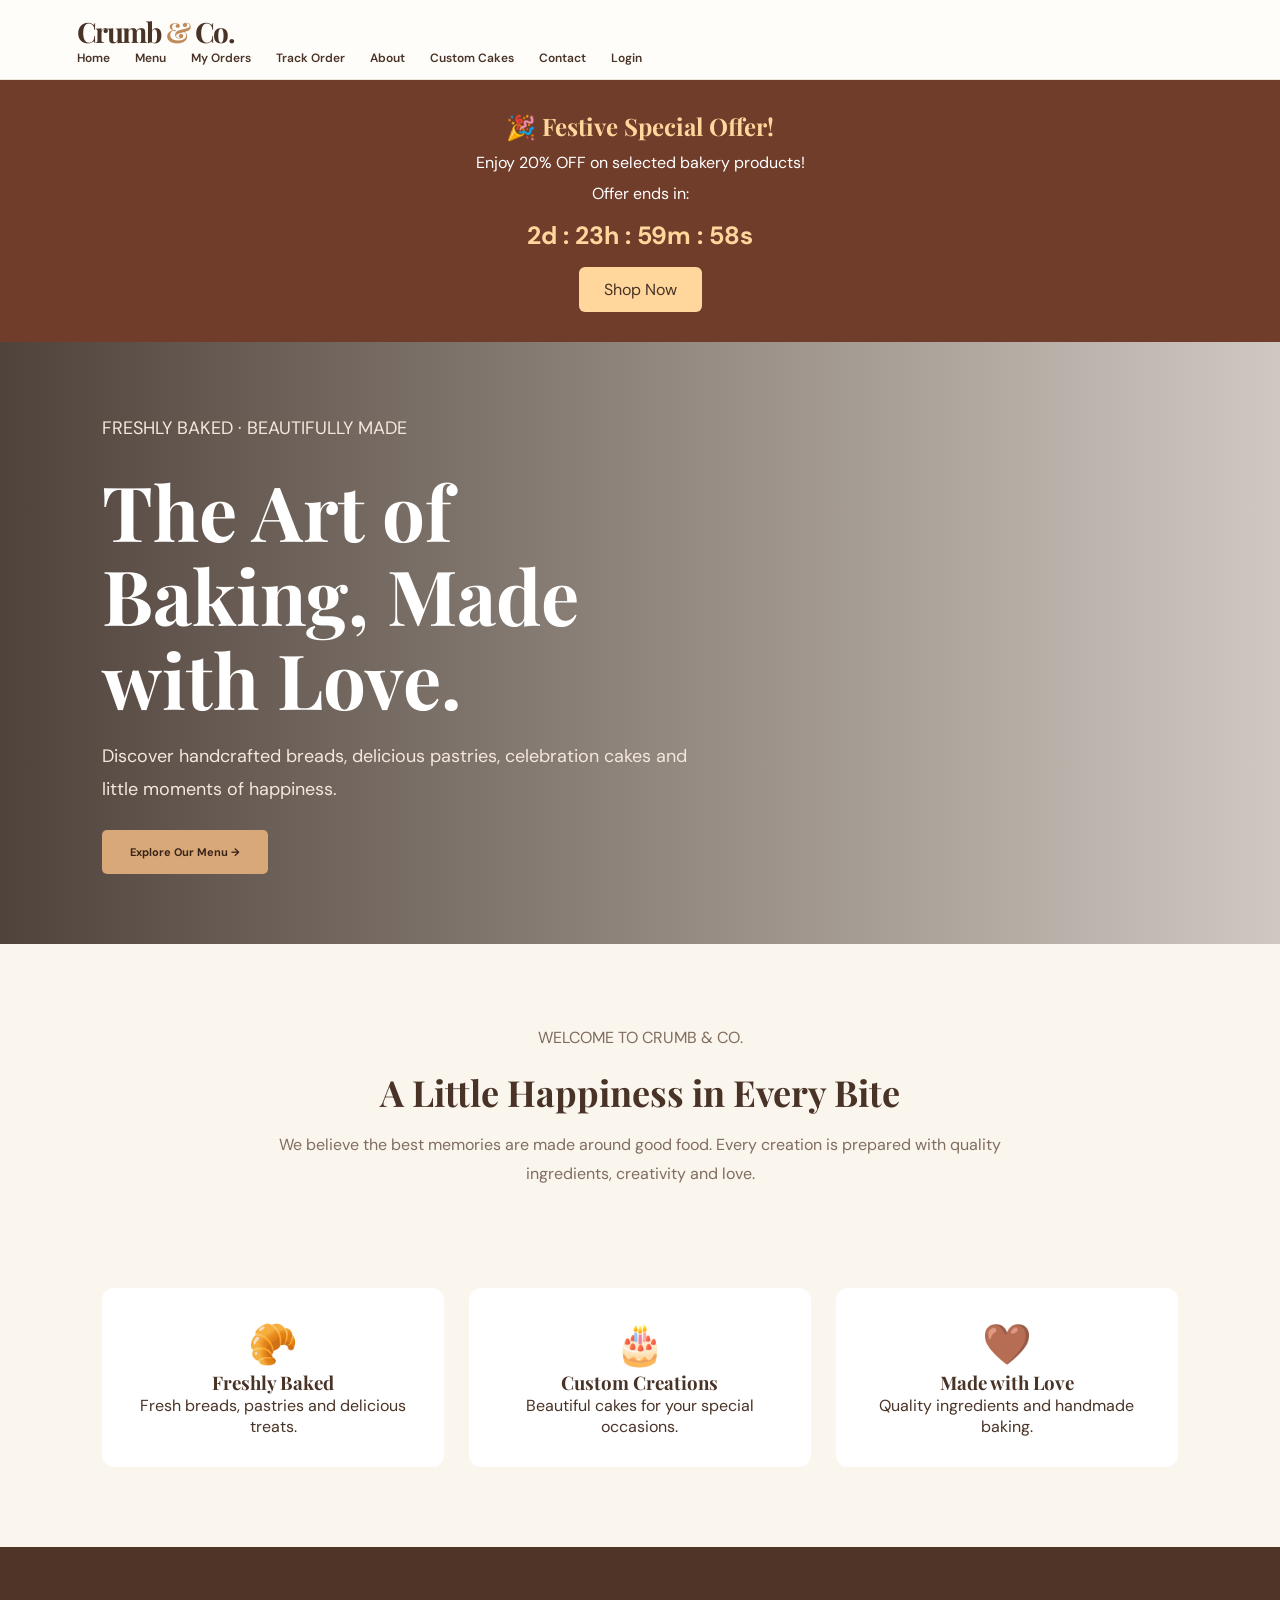
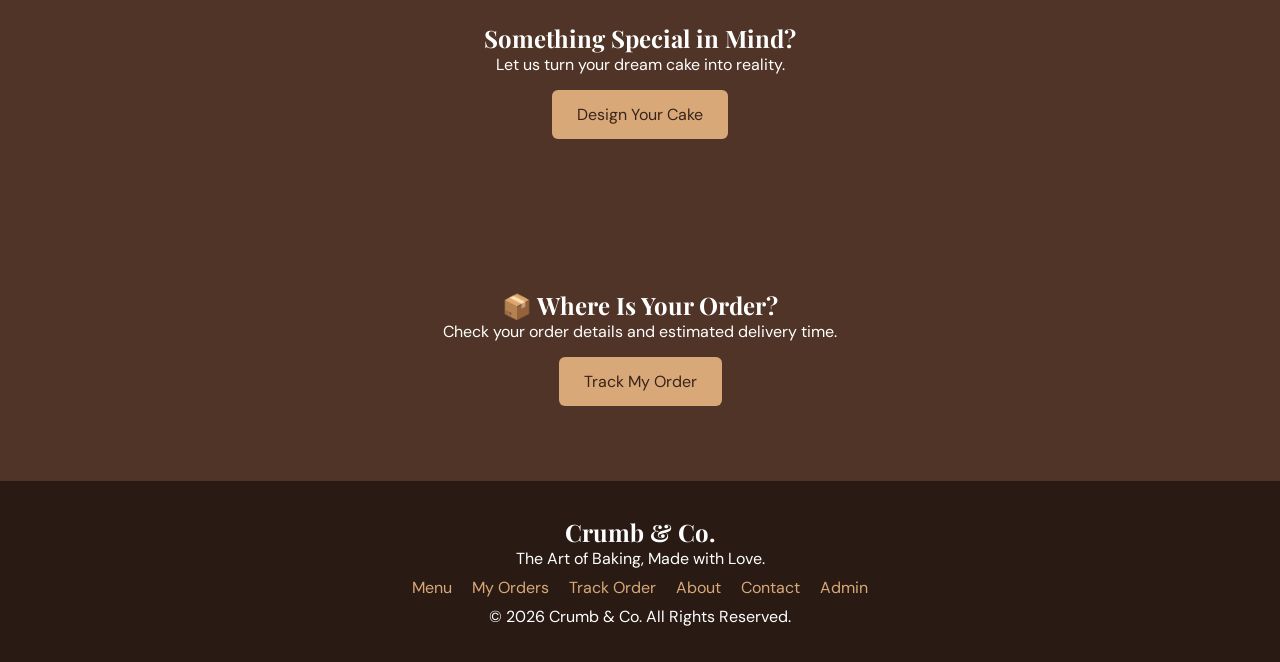
<file: index.html>
<!DOCTYPE html>
<html lang="en">
<head>
<meta charset="UTF-8">
<meta name="viewport" content="width=device-width, initial-scale=1.0">
<title>Crumb & Co. | The Art of Baking</title>
<link rel="stylesheet" href="css/style.css">

<style>
body{background:#faf5ed;color:#493326}
.hero{min-height:550px;display:flex;align-items:center;padding:70px 8%;background:linear-gradient(90deg,#25160ecc,#25160e33),url("https://images.unsplash.com/photo-1509440159596-0249088772ff?w=1800") center/cover;color:white}
.hero-content{max-width:620px}
.hero h1{font-size:clamp(42px,6vw,76px);color:white;line-height:1.1;margin:20px 0}
.hero p{font-size:18px;line-height:1.8;margin-bottom:25px;color:#f4e8dc}
.btn{display:inline-block;background:#d9a878;color:#382419;padding:15px 28px;border-radius:5px;text-decoration:none;font-weight:bold}
.offer{background:#713d2b;color:white;text-align:center;padding:30px 15px}
.offer h2{color:#ffd69c}
.offer p{margin:10px}
#countdown{font-size:25px;color:#ffd69c;font-weight:bold;margin:15px}
.offer a{display:inline-block;background:#ffd69c;color:#493326;padding:12px 25px;text-decoration:none;border-radius:6px}
.welcome{text-align:center;padding:80px 20px;max-width:850px;margin:auto}
.welcome h2{font-size:36px;margin:15px}
.welcome p{line-height:1.8;color:#806d60}
.features{display:grid;grid-template-columns:repeat(3,1fr);gap:25px;padding:20px 8% 80px}
.feature-card{background:white;padding:30px;text-align:center;border-radius:12px}
.feature-card .icon{font-size:40px}
.highlight,.tracking{text-align:center;padding:75px 20px;background:#503427;color:white}
.highlight h2,.tracking h2{color:white}
.highlight a,.tracking a{display:inline-block;background:#d9a878;color:#382419;padding:14px 25px;text-decoration:none;border-radius:6px;margin-top:15px}
.home-footer{background:#291b14;color:white;text-align:center;padding:35px}
.home-footer a{color:#d9a878;margin:8px;text-decoration:none;display:inline-block}
@media(max-width:750px){.features{grid-template-columns:1fr}}
</style>
</head>

<body>

<header class="header">
<div class="container">
<a href="index.html" class="logo">Crumb <span>&</span> Co.</a>
<nav>
<a href="index.html">Home</a>
<a href="menu.html">Menu</a>
<a href="my-orders.html">My Orders</a>
<a href="delivery.html">Track Order</a>
<a href="about.html">About</a>
<a href="custom-order.html">Custom Cakes</a>
<a href="contact.html">Contact</a>
<a href="login.html">Login</a>
</nav>
</div>
</header>

<!-- FESTIVE OFFER -->
<section class="offer">
<h2>🎉 Festive Special Offer!</h2>
<p>Enjoy 20% OFF on selected bakery products!</p>
<p>Offer ends in:</p>
<div id="countdown">Loading...</div>
<a href="menu.html">Shop Now</a>
</section>

<!-- HERO -->
<section class="hero">
<div class="hero-content">
<p>FRESHLY BAKED · BEAUTIFULLY MADE</p>
<h1>The Art of Baking, Made with Love.</h1>
<p>Discover handcrafted breads, delicious pastries, celebration cakes and little moments of happiness.</p>
<a href="menu.html" class="btn">Explore Our Menu →</a>
</div>
</section>

<!-- WELCOME -->
<section class="welcome">
<p>WELCOME TO CRUMB & CO.</p>
<h2>A Little Happiness in Every Bite</h2>
<p>We believe the best memories are made around good food. Every creation is prepared with quality ingredients, creativity and love.</p>
</section>

<!-- FEATURES -->
<section class="features">
<div class="feature-card">
<div class="icon">🥐</div>
<h3>Freshly Baked</h3>
<p>Fresh breads, pastries and delicious treats.</p>
</div>
<div class="feature-card">
<div class="icon">🎂</div>
<h3>Custom Creations</h3>
<p>Beautiful cakes for your special occasions.</p>
</div>
<div class="feature-card">
<div class="icon">🤎</div>
<h3>Made with Love</h3>
<p>Quality ingredients and handmade baking.</p>
</div>
</section>

<section class="highlight">
<h2>Something Special in Mind?</h2>
<p>Let us turn your dream cake into reality.</p>
<a href="custom-order.html">Design Your Cake</a>
</section>

<section class="tracking">
<h2>📦 Where Is Your Order?</h2>
<p>Check your order details and estimated delivery time.</p>
<a href="delivery.html">Track My Order</a>
</section>

<footer class="home-footer">
<h2>Crumb & Co.</h2>
<p>The Art of Baking, Made with Love.</p>
<a href="menu.html">Menu</a>
<a href="my-orders.html">My Orders</a>
<a href="delivery.html">Track Order</a>
<a href="about.html">About</a>
<a href="contact.html">Contact</a>
<a href="admin.html">Admin</a>
<p>© 2026 Crumb & Co. All Rights Reserved.</p>
</footer>

<script>
const offerEnd = new Date();
offerEnd.setDate(offerEnd.getDate() + 3);

function updateCountdown() {
    const difference = offerEnd - new Date();
    const display = document.getElementById("countdown");

    if (difference <= 0) {
        display.textContent = "Offer Expired!";
        return;
    }

    const days = Math.floor(difference / 86400000);
    const hours = Math.floor((difference / 3600000) % 24);
    const minutes = Math.floor((difference / 60000) % 60);
    const seconds = Math.floor((difference / 1000) % 60);

    display.textContent =
        `${days}d : ${hours}h : ${minutes}m : ${seconds}s`;
}

updateCountdown();
setInterval(updateCountdown, 1000);
</script>

</body>
</html>
</file>
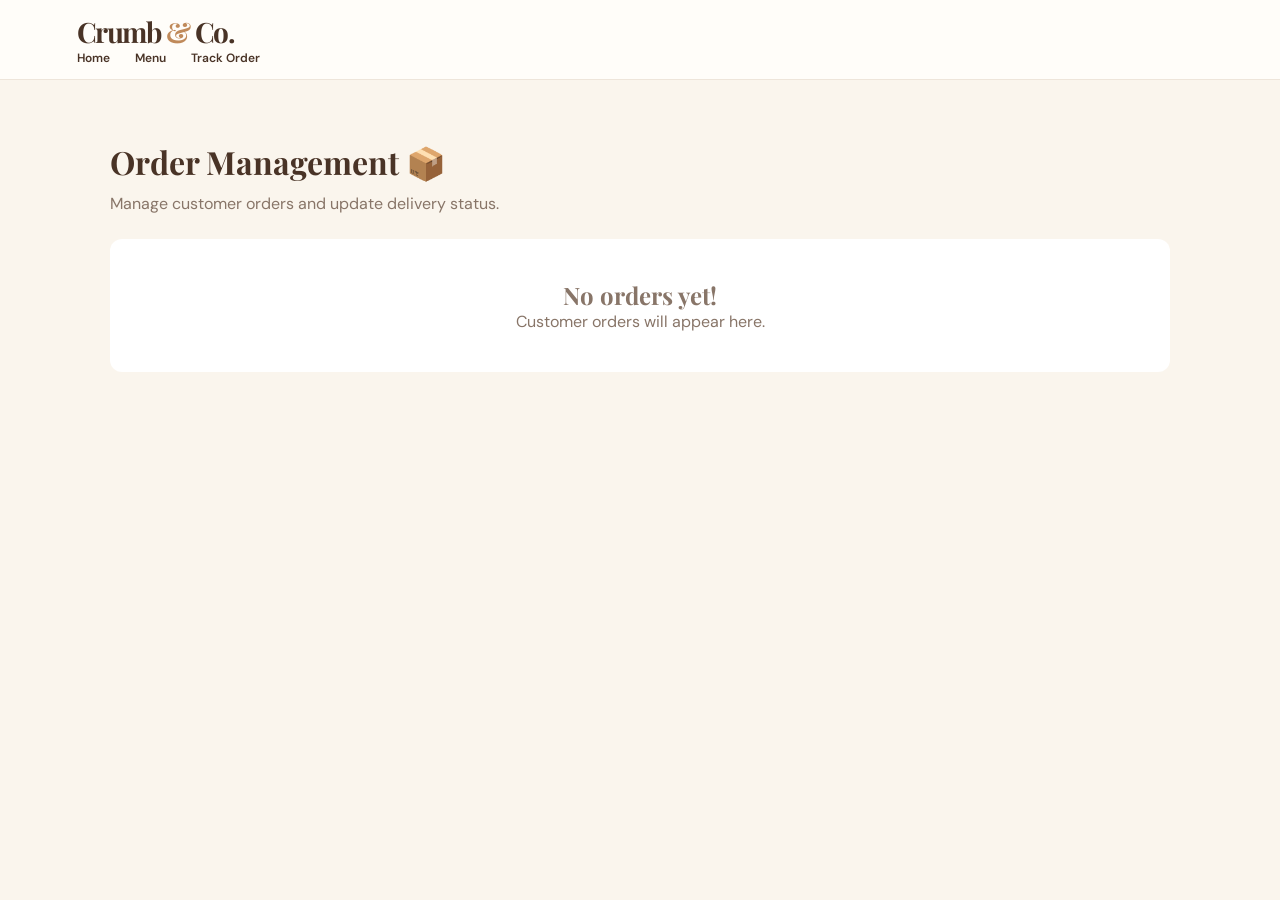
<file: admin.html>
<!DOCTYPE html>
<html lang="en">
<head>
<meta charset="UTF-8">
<meta name="viewport" content="width=device-width, initial-scale=1.0">
<title>Order Management | Crumb & Co.</title>
<link rel="stylesheet" href="css/style.css">

<style>
body{background:#faf5ed;color:#493326}
main{max-width:1100px;margin:40px auto;padding:20px}
h1{margin-bottom:10px}
.subtitle{color:#887568;margin-bottom:25px}
.order-card{background:white;padding:23px;border-radius:12px;margin:20px 0;box-shadow:0 4px 15px #0000000a}
.order-top{display:flex;justify-content:space-between;flex-wrap:wrap;gap:12px}
.order-items{padding:15px 0;border-top:1px solid #eee;border-bottom:1px solid #eee;margin:15px 0}
select{padding:12px;border:1px solid #ddd;border-radius:7px;margin:10px 0;width:100%;max-width:300px}
button{background:#5b3828;color:white;border:0;padding:12px 20px;border-radius:7px;cursor:pointer}
button:hover{background:#86583c}
.status{font-weight:bold;color:#47764a}
.empty{text-align:center;background:white;padding:40px;border-radius:12px;color:#887568}
</style>
</head>

<body>

<header class="header">
<div class="container">
<a href="index.html" class="logo">Crumb <span>&</span> Co.</a>
<nav>
<a href="index.html">Home</a>
<a href="menu.html">Menu</a>
<a href="delivery.html">Track Order</a>
</nav>
</div>
</header>

<main>
<h1>Order Management 📦</h1>
<p class="subtitle">Manage customer orders and update delivery status.</p>

<div id="ordersContainer"></div>
</main>

<script>
const statusOptions = [
    "Order Placed",
    "Preparing",
    "Dispatched",
    "Delivered",
    "Delivery Failed"
];

function escapeHTML(value) {
    return String(value).replace(/[&<>"']/g, c => ({
        "&":"&amp;",
        "<":"&lt;",
        ">":"&gt;",
        '"':"&quot;",
        "'":"&#39;"
    })[c]);
}

function loadOrders() {
    const orders = JSON.parse(
        localStorage.getItem("crumbOrders") || "[]"
    );

    const container = document.getElementById("ordersContainer");

    if (!orders.length) {
        container.innerHTML = `
            <div class="empty">
                <h2>No orders yet!</h2>
                <p>Customer orders will appear here.</p>
            </div>`;
        return;
    }

    container.innerHTML = orders.map((order, index) => {
        const currentStatus = statusOptions.includes(order.status)
            ? order.status
            : "Order Placed";

        const items = Array.isArray(order.items)
            ? order.items.map(item =>
                `${escapeHTML(item.name || item.title || "Product")} × ${Number(item.quantity || 1)}`
              ).join("<br>")
            : "Product details unavailable";

        return `
        <div class="order-card">
            <div class="order-top">
                <h2>Order #${escapeHTML(order.id || index + 1)}</h2>
                <p class="status">${escapeHTML(currentStatus)}</p>
            </div>

            <p><strong>Customer:</strong>
            ${escapeHTML(order.customerName || order.name || "Customer")}</p>

            <div class="order-items">
                <strong>Ordered Products:</strong><br><br>
                ${items}
            </div>

            <p><strong>Total:</strong> ₹${Number(order.total || 0).toLocaleString("en-IN")}</p>

            <label><strong>Update Delivery Status:</strong></label><br>

            <select id="status-${index}">
                ${statusOptions.map(status => `
                    <option value="${status}"
                        ${status === currentStatus ? "selected" : ""}>
                        ${status}
                    </option>
                `).join("")}
            </select>

            <br>

            <button onclick="updateStatus(${index})">
                Save Delivery Status
            </button>
        </div>`;
    }).join("");
}

function updateStatus(index) {
    const orders = JSON.parse(
        localStorage.getItem("crumbOrders") || "[]"
    );

    const newStatus = document.getElementById(
        "status-" + index
    ).value;

    orders[index].status = newStatus;
    orders[index].statusUpdatedAt = new Date().toISOString();

    localStorage.setItem("crumbOrders", JSON.stringify(orders));

    alert("Order status updated successfully!");
    loadOrders();
}

loadOrders();
</script>

</body>
</html>
</file>
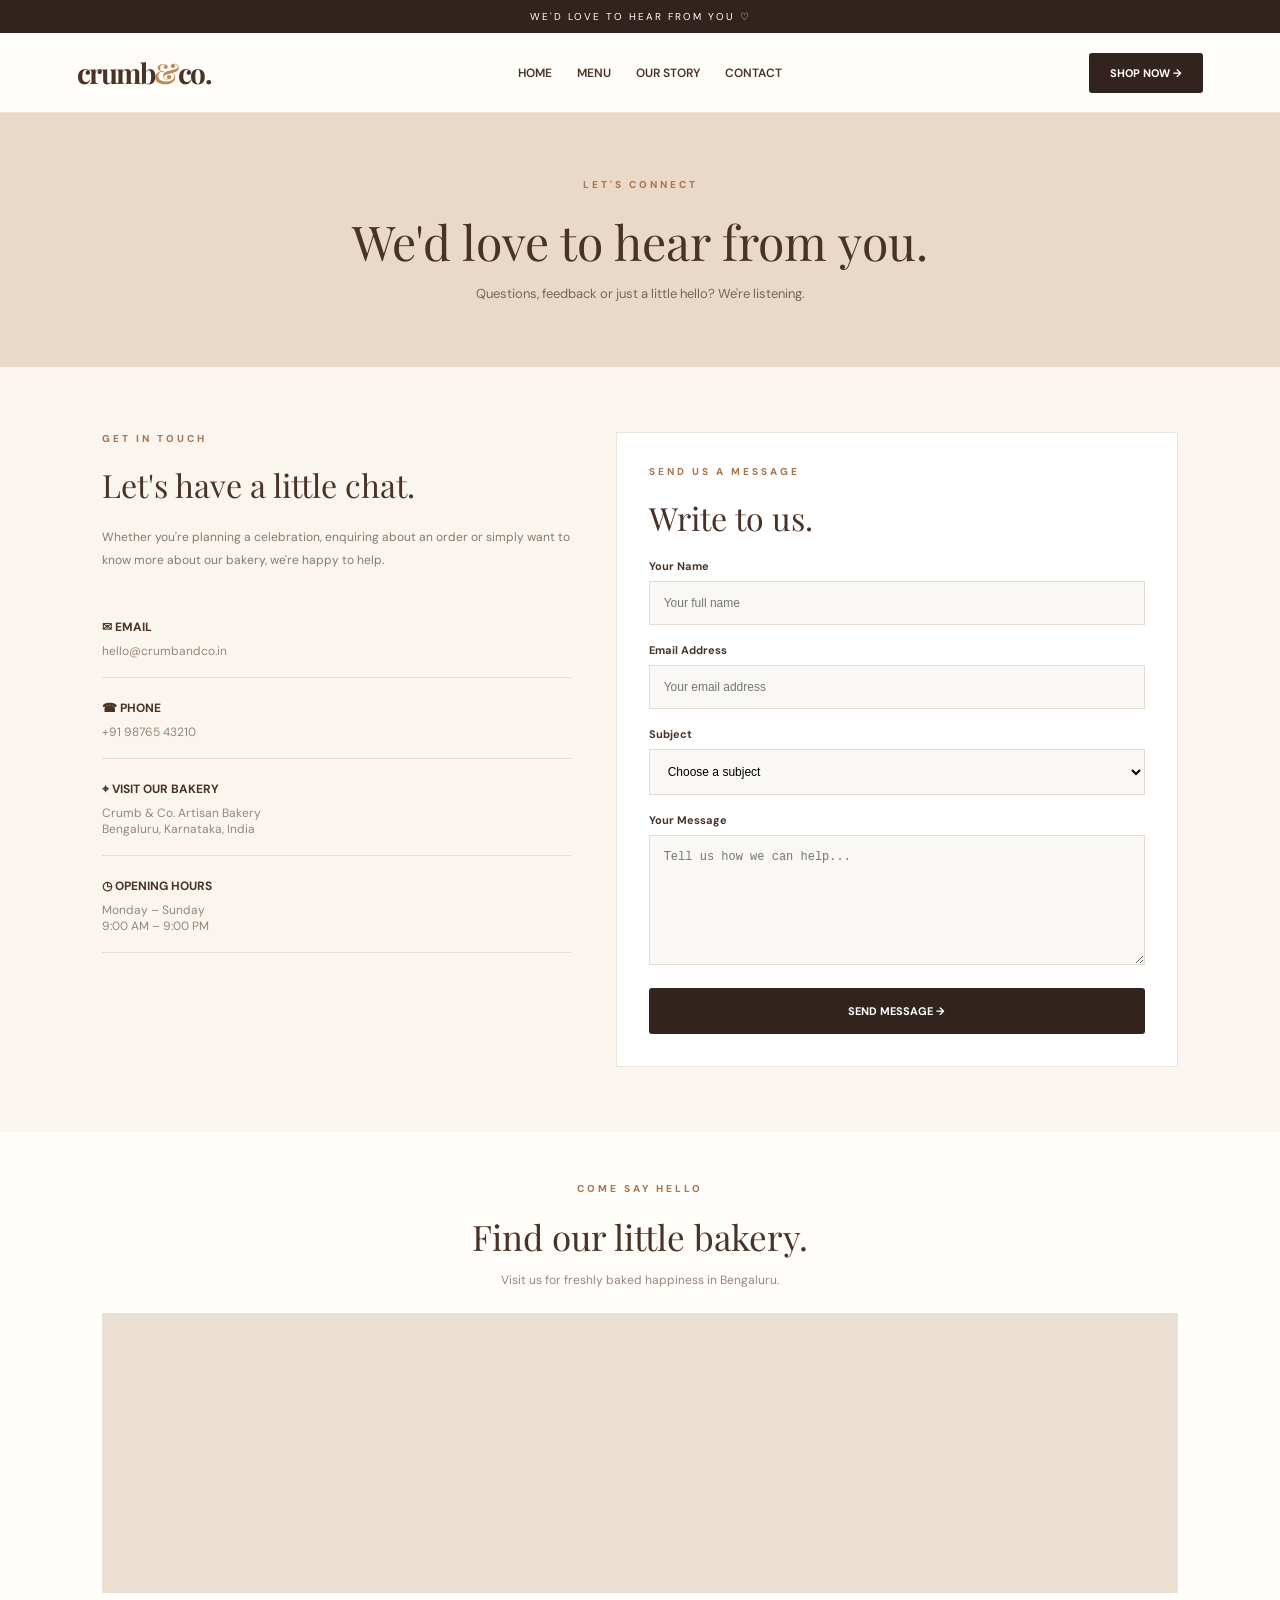
<file: contact.html>
<!DOCTYPE html>

<html lang="en">
<head>
<meta charset="UTF-8">
<meta name="viewport" content="width=device-width, initial-scale=1.0">
<title>Contact Us | Crumb & Co.</title>
<link rel="stylesheet" href="css/style.css">

<style>
body{background:#faf6ef}
.top{background:#33231e;color:white;text-align:center;padding:10px;font-size:10px;letter-spacing:2px}
.hero{background:#ead9c8;text-align:center;padding:65px 20px}
.hero h1{font:48px 'Playfair Display';margin:12px}
.hero p{font-size:13px;color:#79665a}
.contact-section{padding:65px 8%;display:grid;grid-template-columns:1fr 1.2fr;gap:45px}
.contact-info h2,.contact-form h2{font:32px 'Playfair Display';margin-bottom:20px}
.contact-info>p{font-size:12px;color:#88776c;line-height:1.9;margin-bottom:25px}
.info-card{padding:18px 0;border-bottom:1px solid #e7dcd0}
.info-card strong{font-size:12px}
.info-card p{font-size:12px;color:#96857b;margin-top:7px}
.contact-form{background:white;padding:32px;border:1px solid #eee5da}
.field{margin-bottom:18px}
.field label{display:block;font-size:11px;font-weight:700;margin-bottom:8px}
.field input,.field textarea,.field select{width:100%;padding:14px;border:1px solid #e5dbd0;background:#faf8f4;font-size:12px;outline:none}
.field textarea{height:130px;resize:vertical}
.field input:focus,.field textarea:focus{border-color:#c08a5a}
.contact-form button{width:100%;padding:16px}
.location{background:#fffdf9;padding:50px 8%;text-align:center}
.location h2{font:35px 'Playfair Display';margin-bottom:12px}
.location p{font-size:12px;color:#96857b}
.map-box{height:280px;background:#eadfd1;display:flex;align-items:center;justify-content:center;margin-top:25px;overflow:hidden}
.map-box iframe{width:100%;height:100%;border:0}
@media(max-width:750px){
.contact-section{grid-template-columns:1fr;padding:40px 5%}
.hero h1{font-size:38px}
.contact-form{padding:22px}
}
</style>

</head>

<body>

<div class="top">WE'D LOVE TO HEAR FROM YOU ♡</div>

<header>
<a class="logo" href="index.html">crumb<span>&</span>co.</a>
<nav>
<a href="index.html">HOME</a>
<a href="menu.html">MENU</a>
<a href="about.html">OUR STORY</a>
<a href="contact.html">CONTACT</a>
</nav>
<a class="btn" href="menu.html">SHOP NOW →</a>
</header>

<section class="hero">
<div class="eyebrow">LET'S CONNECT</div>
<h1>We'd love to hear from you.</h1>
<p>Questions, feedback or just a little hello? We're listening.</p>
</section>

<section class="contact-section">

<div class="contact-info">
<div class="eyebrow">GET IN TOUCH</div>
<h2>Let's have a little chat.</h2>
<p>Whether you're planning a celebration, enquiring about an order or simply want to know more about our bakery, we're happy to help.</p>

<div class="info-card">
<strong>✉ EMAIL</strong>
<p>hello@crumbandco.in</p>
</div>

<div class="info-card">
<strong>☎ PHONE</strong>
<p>+91 98765 43210</p>
</div>

<div class="info-card">
<strong>⌖ VISIT OUR BAKERY</strong>
<p>Crumb & Co. Artisan Bakery<br>Bengaluru, Karnataka, India</p>
</div>

<div class="info-card">
<strong>◷ OPENING HOURS</strong>
<p>Monday – Sunday<br>9:00 AM – 9:00 PM</p>
</div>
</div>

<div class="contact-form">
<div class="eyebrow">SEND US A MESSAGE</div>
<h2>Write to us.</h2>

<form onsubmit="submitContact(event)">

<div class="field">
<label>Your Name</label>
<input type="text" name="name" placeholder="Your full name" required>
</div>

<div class="field">
<label>Email Address</label>
<input type="email" name="email" placeholder="Your email address" required>
</div>

<div class="field">
<label>Subject</label>
<select name="subject" required>
<option value="">Choose a subject</option>
<option>Order Enquiry</option>
<option>Custom Cake Enquiry</option>
<option>Product Feedback</option>
<option>General Question</option>
</select>
</div>

<div class="field">
<label>Your Message</label>
<textarea name="message" placeholder="Tell us how we can help..." required></textarea>
</div>

<button type="submit" class="btn">SEND MESSAGE →</button>

</form>
</div>

</section>

<section class="location">
<div class="eyebrow">COME SAY HELLO</div>
<h2>Find our little bakery.</h2>
<p>Visit us for freshly baked happiness in Bengaluru.</p>

<div class="map-box">
<iframe
src="https://www.google.com/maps?q=Bengaluru,Karnataka,India&output=embed"
loading="lazy"
title="Bengaluru location map">
</iframe>
</div>
</section>

<footer>
<div><h3
</file>
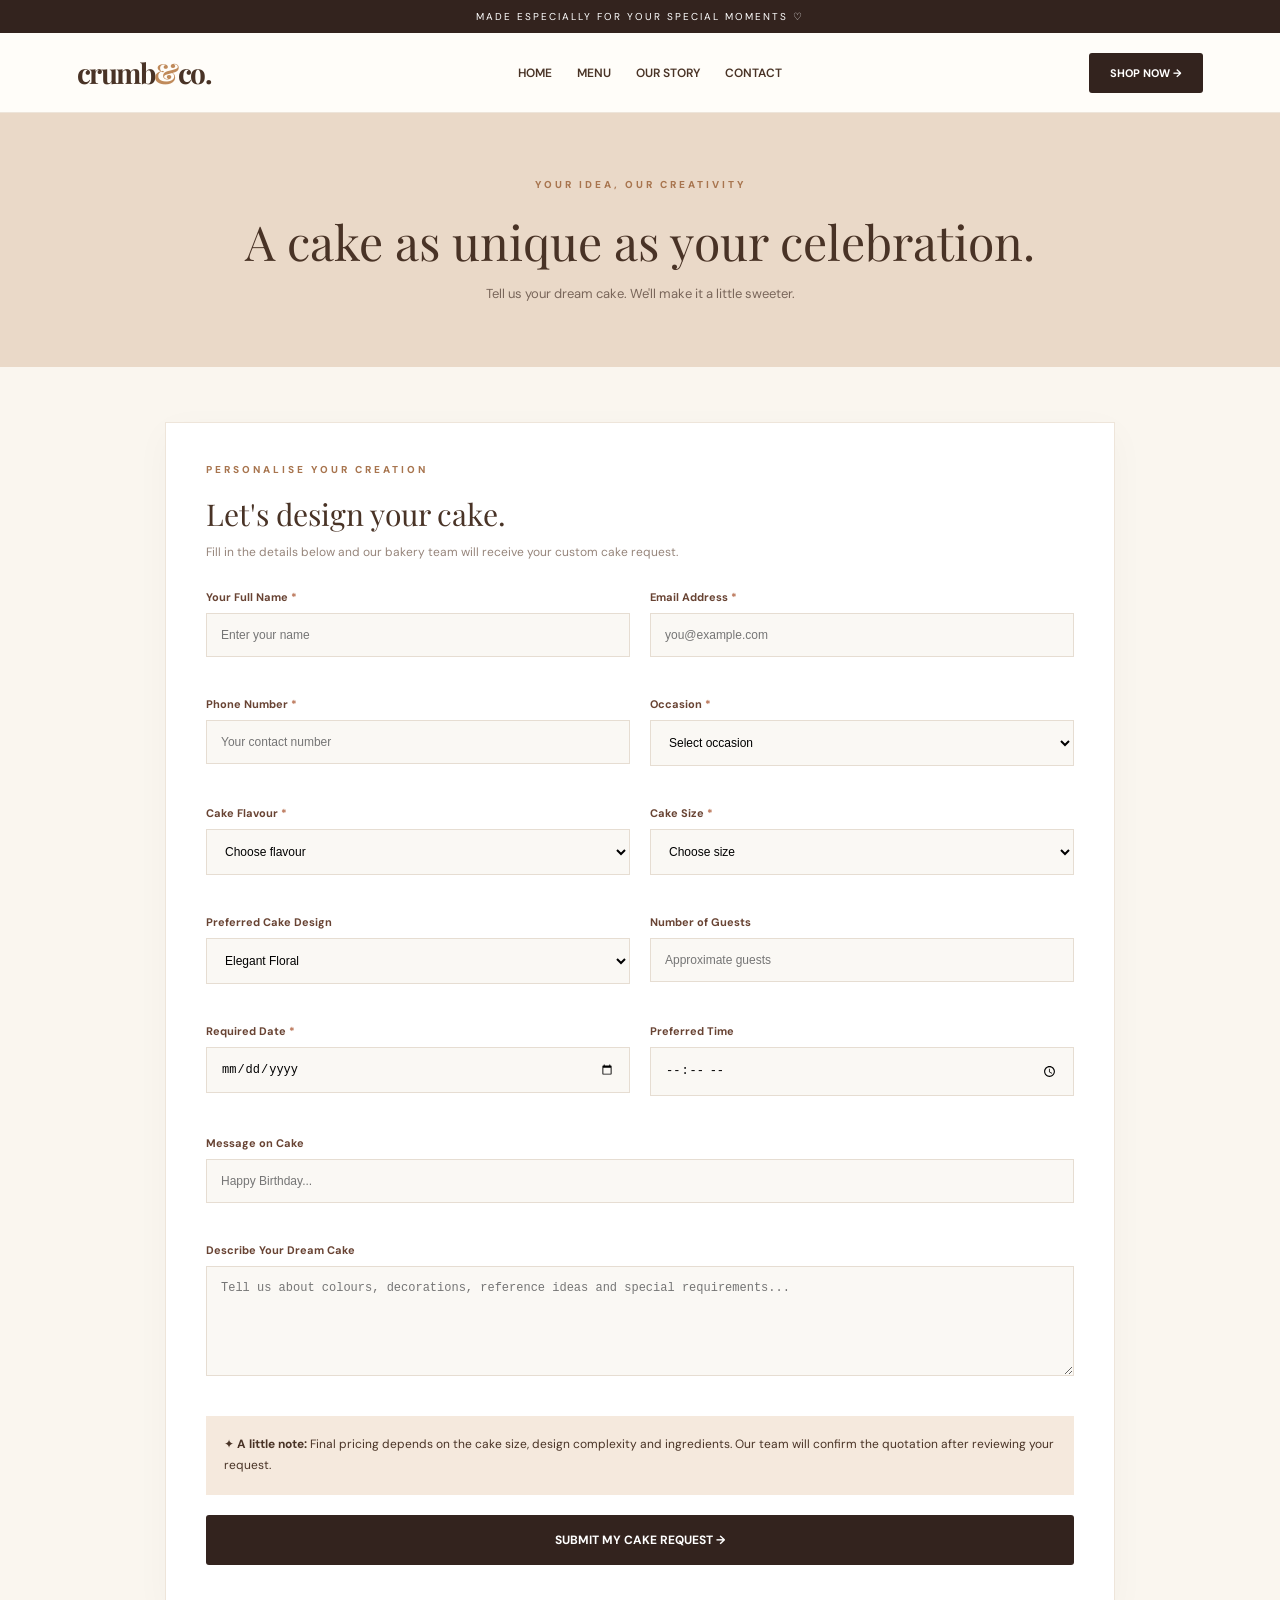
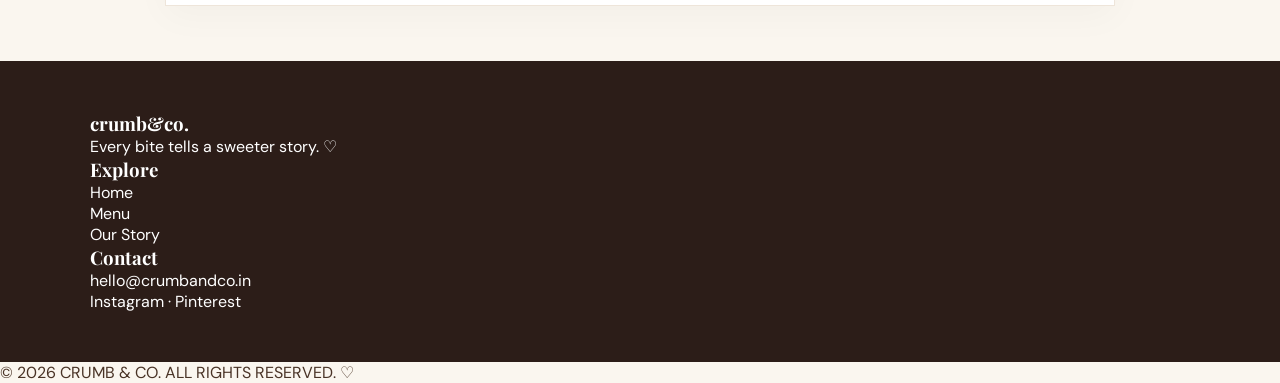
<file: custom-order.html>
<!DOCTYPE html>

<html lang="en">
<head>
<meta charset="UTF-8">
<meta name="viewport" content="width=device-width, initial-scale=1.0">
<title>Custom Cakes | Crumb & Co.</title>
<link rel="stylesheet" href="css/style.css">

<style>
body{background:#faf6ef}
.top{background:#33231e;color:white;text-align:center;padding:10px;font-size:10px;letter-spacing:2px}
.hero{background:#ead9c8;text-align:center;padding:65px 20px}
.hero h1{font:48px 'Playfair Display';margin:12px}
.hero p{font-size:13px;color:#79665a}
.booking{max-width:950px;margin:55px auto;padding:40px;background:white;border:1px solid #eee5da;box-shadow:0 10px 35px #00000008}
.booking h2{font:30px 'Playfair Display';margin-bottom:10px}
.booking>p{font-size:12px;color:#96857b;margin-bottom:30px}
.form-grid{display:grid;grid-template-columns:1fr 1fr;gap:20px}
.field{display:flex;flex-direction:column;gap:9px;margin-bottom:20px}
.field label{font-size:11px;font-weight:700;color:#684333}
.field input,.field select,.field textarea{padding:14px;border:1px solid #e6ddd2;background:#faf8f4;outline:none;width:100%;font-size:12px}
.field input:focus,.field select:focus,.field textarea:focus{border-color:#c08a5a}
.field textarea{height:110px;resize:vertical}
.full{grid-column:1/-1}
.price-note{background:#f5e9dd;padding:18px;margin:20px 0;font-size:12px;line-height:1.8}
.submit{width:100%;padding:17px;font-size:12px}
.required{color:#b76e4f}
@media(max-width:650px){
.booking{margin:25px 12px;padding:23px}
.form-grid{grid-template-columns:1fr}
.full{grid-column:auto}
.hero h1{font-size:36px}
}
</style>

</head>

<body>

<div class="top">MADE ESPECIALLY FOR YOUR SPECIAL MOMENTS ♡</div>

<header>
<a class="logo" href="index.html">crumb<span>&</span>co.</a>
<nav>
<a href="index.html">HOME</a>
<a href="menu.html">MENU</a>
<a href="about.html">OUR STORY</a>
<a href="contact.html">CONTACT</a>
</nav>
<a class="btn" href="menu.html">SHOP NOW →</a>
</header>

<section class="hero">
<div class="eyebrow">YOUR IDEA, OUR CREATIVITY</div>
<h1>A cake as unique as your celebration.</h1>
<p>Tell us your dream cake. We'll make it a little sweeter.</p>
</section>

<section class="booking">

<div class="eyebrow">PERSONALISE YOUR CREATION</div>
<h2>Let's design your cake.</h2>
<p>Fill in the details below and our bakery team will receive your custom cake request.</p>

<form onsubmit="submitCustomOrder(event)">

<div class="form-grid">

<div class="field">
<label>Your Full Name <span class="required">*</span></label>
<input type="text" name="customerName" placeholder="Enter your name" required>
</div>

<div class="field">
<label>Email Address <span class="required">*</span></label>
<input type="email" name="email" placeholder="you@example.com" required>
</div>

<div class="field">
<label>Phone Number <span class="required">*</span></label>
<input type="tel" name="phone" placeholder="Your contact number" pattern="[0-9+ ]{10,15}" required>
</div>

<div class="field">
<label>Occasion <span class="required">*</span></label>
<select name="occasion" required>
<option value="">Select occasion</option>
<option>Birthday</option>
<option>Wedding</option>
<option>Anniversary</option>
<option>Engagement</option>
<option>Baby Shower</option>
<option>Other Celebration</option>
</select>
</div>

<div class="field">
<label>Cake Flavour <span class="required">*</span></label>
<select name="flavour" required>
<option value="">Choose flavour</option>
<option>Chocolate</option>
<option>Vanilla</option>
<option>Red Velvet</option>
<option>Strawberry</option>
<option>Black Forest</option>
<option>Butterscotch</option>
</select>
</div>

<div class="field">
<label>Cake Size <span class="required">*</span></label>
<select name="size" required>
<option value="">Choose size</option>
<option>500g</option>
<option>1kg</option>
<option>1.5kg</option>
<option>2kg</option>
<option>3kg</option>
</select>
</div>

<div class="field">
<label>Preferred Cake Design</label>
<select name="design">
<option>Elegant Floral</option>
<option>Minimalist</option>
<option>Birthday Theme</option>
<option>Wedding Style</option>
<option>Cartoon Theme</option>
<option>Photo Cake</option>
<option>Custom Design</option>
</select>
</div>

<div class="field">
<label>Number of Guests</label>
<input type="number" name="guests" min="1" placeholder="Approximate guests">
</div>

<div class="field">
<label>Required Date <span class="required">*</span></label>
<input type="date" name="date" id="cakeDate" required>
</div>

<div class="field">
<label>Preferred Time</label>
<input type="time" name="time">
</div>

<div class="field full">
<label>Message on Cake</label>
<input type="text" name="message" placeholder="Happy Birthday...">
</div>

<div class="field full">
<label>Describe Your Dream Cake</label>
<textarea name="details" placeholder="Tell us about colours, decorations, reference ideas and special requirements..."></textarea>
</div>

</div>

<div class="price-note">
✦ <b>A little note:</b> Final pricing depends on the cake size, design complexity and ingredients. Our team will confirm the quotation after reviewing your request.
</div>

<button type="submit" class="btn submit">SUBMIT MY CAKE REQUEST →</button>

</form>
</section>

<footer>
<div><h3 class="serif">crumb&co.</h3><p>Every bite tells a sweeter story. ♡</p></div>
<div><h3>Explore</h3><p><a href="index.html">Home</a><br><a href="menu.html">Menu</a><br><a href="about.html">Our Story</a></p></div>
<div><h3>Contact</h3><p>hello@crumbandco.in<br>Instagram · Pinterest</p></div>
</footer>

<div class="copyright">© 2026 CRUMB & CO. ALL RIGHTS RESERVED. ♡</div>

<script>
document.getElementById("cakeDate").min = new Date(Date.now()+86400000).toISOString().split("T")[0];
</script>

<script src="js/app.js"></script>

</body>
</html>
</file>
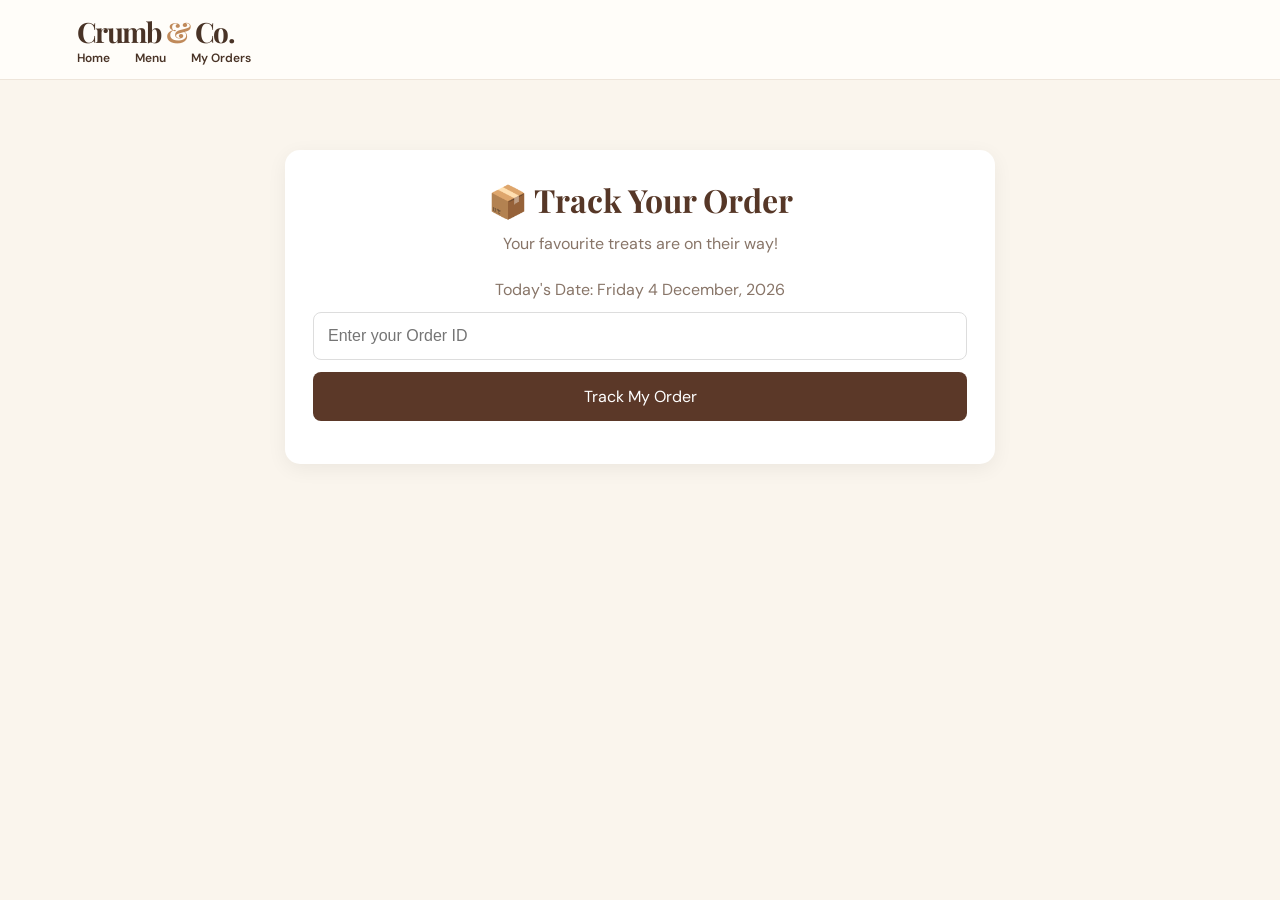
<file: delivery.html>
<!DOCTYPE html>
<html lang="en">
<head>
    <meta charset="UTF-8">
    <meta name="viewport" content="width=device-width, initial-scale=1.0">

    <title>Track Your Order | Crumb & Co.</title>

    <link rel="stylesheet" href="css/style.css">

    <style>
        body {
            background: #faf5ed;
            color: #493326;
        }

        .track {
            max-width: 750px;
            margin: 50px auto;
            padding: 20px;
            min-height: 65vh;
        }

        .card {
            background: white;
            padding: 28px;
            border-radius: 15px;
            margin-bottom: 20px;
            box-shadow: 0 5px 20px rgba(0,0,0,.06);
        }

        h1 {
            text-align: center;
            color: #563727;
        }

        .subtitle {
            text-align: center;
            color: #887568;
            margin: 12px 0 25px;
        }

        input {
            width: 100%;
            padding: 14px;
            margin: 12px 0;
            border: 1px solid #ddd;
            border-radius: 8px;
            font-size: 16px;
        }

        button {
            width: 100%;
            padding: 14px;
            background: #5b3828;
            color: white;
            border: none;
            border-radius: 8px;
            cursor: pointer;
            font-size: 16px;
        }

        button:hover {
            background: #86583c;
        }

        .delivery {
            background: #f6eadc;
            padding: 25px;
            text-align: center;
            border-radius: 12px;
            margin: 22px 0;
        }

        .delivery h2 {
            font-size: 27px;
            color: #70452f;
            margin: 12px 0;
        }

        .delivery p {
            color: #887568;
        }

        .step {
            padding: 16px;
            border-left: 4px solid #ddd;
            margin: 12px 0;
            background: #faf7f2;
        }

        .active {
            border-color: #528052;
            background: #edf5e9;
        }

        .step p {
            color: #887568;
            margin-top: 5px;
        }

        .item {
            display: flex;
            justify-content: space-between;
            gap: 15px;
            padding: 12px 0;
            border-bottom: 1px solid #eee;
        }

        .error {
            color: #b33b32;
            text-align: center;
            margin-top: 15px;
        }

        .today {
            text-align: center;
            color: #887568;
            margin-top: 10px;
        }

        @media(max-width: 500px) {
            .track {
                margin: 25px auto;
            }

            .card {
                padding: 20px;
            }
        }
    </style>
</head>

<body>

<!-- NAVIGATION -->
<header class="header">
    <div class="container">
        <a href="index.html" class="logo">
            Crumb <span>&</span> Co.
        </a>

        <nav>
            <a href="index.html">Home</a>
            <a href="menu.html">Menu</a>
            <a href="my-orders.html">My Orders</a>
        </nav>
    </div>
</header>

<!-- TRACKING PAGE -->
<main class="track">

    <div class="card">

        <h1>📦 Track Your Order</h1>

        <p class="subtitle">
            Your favourite treats are on their way!
        </p>

        <p class="today" id="todayDate"></p>

        <input
            type="text"
            id="orderId"
            placeholder="Enter your Order ID"
        >

        <button onclick="trackOrder()">
            Track My Order
        </button>

        <p id="error" class="error"></p>

    </div>

    <div id="result"></div>

</main>

<script>

// DISPLAY TODAY'S DATE
function displayToday() {

    const now = new Date();

    document.getElementById("todayDate").textContent =
        "Today's Date: " +
        now.toLocaleDateString("en-IN", {
            weekday: "long",
            day: "numeric",
            month: "long",
            year: "numeric"
        });
}

// TRACK ORDER
function trackOrder() {

    const id = document.getElementById("orderId").value.trim();

    const orders = JSON.parse(
        localStorage.getItem("crumbOrders") || "[]"
    );

    const order = orders.find(
        item => String(item.id) === id
    );

    const result = document.getElementById("result");
    const error = document.getElementById("error");

    result.innerHTML = "";
    error.textContent = "";

    if (!id) {
        error.textContent = "Please enter your Order ID.";
        return;
    }

    if (!order) {
        error.textContent =
            "Order not found. Please check your Order ID.";
        return;
    }

    // ESTIMATED DELIVERY: TWO HOURS FROM NOW
    const arrival = new Date();

    arrival.setHours(arrival.getHours() + 2);

    const dateText = arrival.toLocaleDateString("en-IN", {
        weekday: "long",
        day: "2-digit",
        month: "long",
        year: "numeric"
    });

    const timeText = arrival.toLocaleTimeString("en-IN", {
        hour: "2-digit",
        minute: "2-digit",
        hour12: true
    });

    // ORDER STATUS
    const statuses = [
        "Order Placed",
        "Preparing",
        "Dispatched",
        "Delivered"
    ];

    const status = order.status || "Order Placed";

    const currentIndex = statuses.indexOf(status);

    const progress = statuses.map((s, i) => `
        <div class="step ${i <= currentIndex ? "active" : ""}">
            <strong>
                ${i <= currentIndex ? "✓" : "○"} ${s}
            </strong>

            <p>
                ${i === currentIndex
                    ? "Current order status"
                    : i < currentIndex
                    ? "Completed"
                    : "Waiting"}
            </p>
        </div>
    `).join("");

    // ORDER PRODUCTS
    const items = Array.isArray(order.items)
        ? order.items
        : [];

    const products = items.map(item => `
        <div class="item">
            <span>
                ${escapeHTML(item.name || item.title || "Bakery Product")}
                × ${Number(item.quantity || 1)}
            </span>

            <strong>
                ₹${(
                    Number(item.price || 0) *
                    Number(item.quantity || 1)
                ).toLocaleString("en-IN")}
            </strong>
        </div>
    `).join("");

    // DISPLAY EVERYTHING
    result.innerHTML = `

        <div class="card">

            <h2>Order #${escapeHTML(order.id)}</h2>

            <div class="delivery">

                <p>🛵 YOUR ESTIMATED DELIVERY</p>

                <h2>${dateText}</h2>

                <h2>${timeText}</h2>

                <p>Estimated arrival: 2 hours from now</p>

            </div>

            <h3>Ordered Items</h3>

            ${products || "<p>Product details unavailable.</p>"}

            <div class="item">
                <strong>Total Amount</strong>

                <strong>
                    ₹${Number(order.total || 0).toLocaleString("en-IN")}
                </strong>
            </div>

            <h3 style="margin-top:25px;">
                Delivery Progress
            </h3>

            ${progress}

        </div>
    `;
}

// SAFE TEXT DISPLAY
function escapeHTML(value) {

    return String(value).replace(/[&<>"']/g, char => ({
        "&": "&amp;",
        "<": "&lt;",
        ">": "&gt;",
        '"': "&quot;",
        "'": "&#39;"
    })[char]);

}

// INITIALIZE
displayToday();

</script>

</body>
</html>
</file>
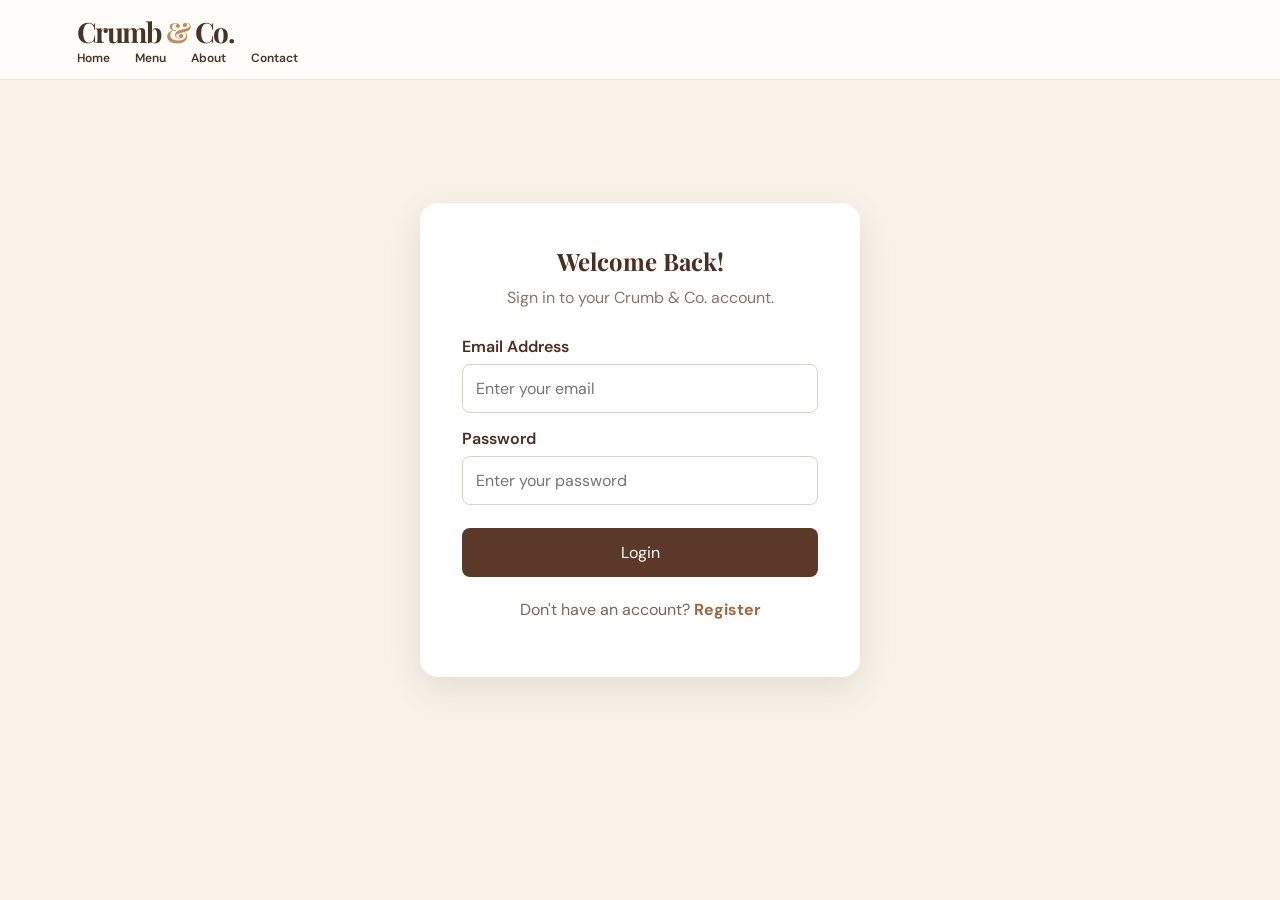
<file: login.html>
<!DOCTYPE html>
<html lang="en">
<head>
    <meta charset="UTF-8">
    <meta name="viewport" content="width=device-width, initial-scale=1.0">
    <title>Login | Crumb & Co.</title>
    <link rel="stylesheet" href="css/style.css">

    <style>
        body {
            background: #f8f2e9;
            min-height: 100vh;
        }

        .auth-section {
            min-height: 80vh;
            display: flex;
            justify-content: center;
            align-items: center;
            padding: 50px 20px;
        }

        .auth-box {
            width: 100%;
            max-width: 440px;
            background: white;
            padding: 42px;
            border-radius: 18px;
            box-shadow: 0 12px 35px rgba(65, 39, 25, .1);
        }

        .auth-box h1 {
            text-align: center;
            color: #4b2e20;
            margin-bottom: 10px;
        }

        .auth-subtitle {
            text-align: center;
            color: #887568;
            margin-bottom: 28px;
        }

        .auth-box label {
            display: block;
            margin: 15px 0 7px;
            color: #4b2e20;
            font-weight: 600;
        }

        .auth-box input {
            width: 100%;
            padding: 13px;
            border: 1px solid #dfd2c5;
            border-radius: 8px;
            outline: none;
            font: inherit;
        }

        .auth-box input:focus {
            border-color: #a8754f;
        }

        .auth-box button {
            width: 100%;
            margin-top: 23px;
            padding: 14px;
            border: none;
            border-radius: 8px;
            background: #5b3828;
            color: white;
            font-size: 16px;
            cursor: pointer;
        }

        .auth-box button:hover {
            background: #86583c;
        }

        .switch-text {
            text-align: center;
            margin-top: 22px;
            color: #77665c;
        }

        .switch-text span {
            color: #9b6845;
            font-weight: bold;
            cursor: pointer;
        }

        .auth-message {
            text-align: center;
            margin-top: 15px;
            color: #47764a;
            font-weight: 600;
        }

        .hidden {
            display: none;
        }
    </style>
</head>

<body>

<header class="header">
    <div class="container">
        <a href="index.html" class="logo">Crumb <span>&</span> Co.</a>
        <nav>
            <a href="index.html">Home</a>
            <a href="menu.html">Menu</a>
            <a href="about.html">About</a>
            <a href="contact.html">Contact</a>
        </nav>
    </div>
</header>

<section class="auth-section">
    <div class="auth-box">

        <!-- LOGIN -->
        <div id="loginForm">
            <h1>Welcome Back!</h1>
            <p class="auth-subtitle">Sign in to your Crumb & Co. account.</p>

            <form onsubmit="loginUser(event)">
                <label>Email Address</label>
                <input type="email" id="loginEmail" required placeholder="Enter your email">

                <label>Password</label>
                <input type="password" id="loginPassword" required placeholder="Enter your password">

                <button type="submit">Login</button>
            </form>

            <p class="switch-text">
                Don't have an account?
                <span onclick="showRegister()">Register</span>
            </p>
        </div>

        <!-- REGISTER -->
        <div id="registerForm" class="hidden">
            <h1>Create Account</h1>
            <p class="auth-subtitle">Join the Crumb & Co. family!</p>

            <form onsubmit="registerUser(event)">
                <label>Full Name</label>
                <input type="text" id="registerName" required placeholder="Your name">

                <label>Email Address</label>
                <input type="email" id="registerEmail" required placeholder="Your email">

                <label>Password</label>
                <input type="password" id="registerPassword" required minlength="6" placeholder="Minimum 6 characters">

                <button type="submit">Create Account</button>
            </form>

            <p class="switch-text">
                Already have an account?
                <span onclick="showLogin()">Login</span>
            </p>
        </div>

        <p id="authMessage" class="auth-message"></p>
    </div>
</section>

<script>
    function showRegister() {
        document.getElementById("loginForm").classList.add("hidden");
        document.getElementById("registerForm").classList.remove("hidden");
        document.getElementById("authMessage").textContent = "";
    }

    function showLogin() {
        document.getElementById("registerForm").classList.add("hidden");
        document.getElementById("loginForm").classList.remove("hidden");
        document.getElementById("authMessage").textContent = "";
    }

    function registerUser(event) {
        event.preventDefault();

        const name = document.getElementById("registerName").value.trim();
        const email = document.getElementById("registerEmail").value.trim();
        const password = document.getElementById("registerPassword").value;

        const users = JSON.parse(localStorage.getItem("crumbUsers") || "[]");

        if (users.some(user => user.email === email)) {
            document.getElementById("authMessage").textContent =
                "An account with this email already exists.";
            return;
        }

        users.push({ name, email, password });
        localStorage.setItem("crumbUsers", JSON.stringify(users));

        document.getElementById("authMessage").textContent =
            "Account created successfully! Please log in.";

        document.getElementById("registerForm").reset();
        showLogin();
        document.getElementById("authMessage").textContent =
            "Account created! Please log in.";
    }

    function loginUser(event) {
        event.preventDefault();

        const email = document.getElementById("loginEmail").value.trim();
        const password = document.getElementById("loginPassword").value;

        const users = JSON.parse(localStorage.getItem("crumbUsers") || "[]");

        const user = users.find(
            item => item.email === email && item.password === password
        );

        if (user) {
            localStorage.setItem("crumbCurrentUser", JSON.stringify(user));
            alert("Welcome to Crumb & Co., " + user.name + "!");
            window.location.href = "index.html";
        } else {
            document.getElementById("authMessage").textContent =
                "Invalid email or password. Please try again.";
        }
    }
</script>

</body>
</html>
</file>
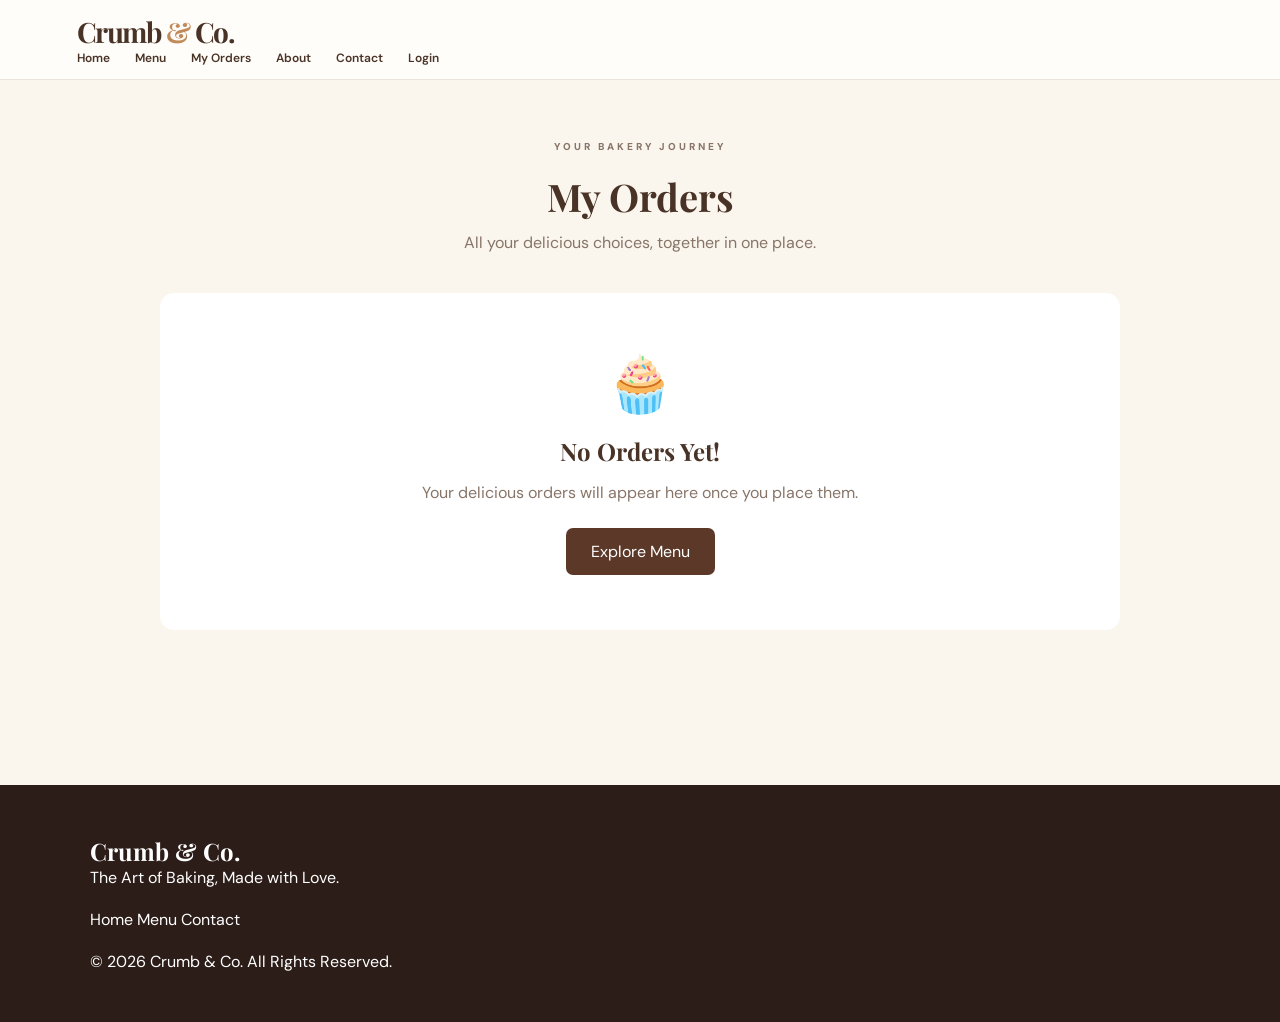
<file: my-orders.html>
<!DOCTYPE html>
<html lang="en">
<head>
    <meta charset="UTF-8">
    <meta name="viewport" content="width=device-width, initial-scale=1.0">
    <title>My Orders | Crumb & Co.</title>
    <link rel="stylesheet" href="css/style.css">

    <style>
        body {
            background: #faf5ed;
            color: #493326;
        }

        .orders-page {
            max-width: 1000px;
            margin: 60px auto;
            padding: 0 20px;
            min-height: 65vh;
        }

        .orders-heading {
            text-align: center;
            margin-bottom: 40px;
        }

        .orders-heading h1 {
            font-size: 38px;
            margin-bottom: 10px;
        }

        .orders-heading p {
            color: #887568;
        }

        .order-card {
            background: white;
            border-radius: 14px;
            padding: 25px;
            margin-bottom: 25px;
            box-shadow: 0 5px 20px rgba(0,0,0,.05);
        }

        .order-top {
            display: flex;
            justify-content: space-between;
            flex-wrap: wrap;
            gap: 12px;
            border-bottom: 1px solid #eee5dc;
            padding-bottom: 17px;
            margin-bottom: 18px;
        }

        .order-top h3 {
            color: #70452f;
        }

        .order-date {
            color: #8c786b;
            font-size: 14px;
        }

        .status {
            background: #e7f3e6;
            color: #47764a;
            padding: 7px 13px;
            border-radius: 20px;
            font-size: 13px;
            font-weight: bold;
        }

        .product-row {
            display: flex;
            justify-content: space-between;
            gap: 15px;
            padding: 12px 0;
            border-bottom: 1px solid #f2ece6;
        }

        .product-name {
            font-weight: 600;
        }

        .product-quantity {
            color: #887568;
            font-size: 14px;
            margin-top: 5px;
        }

        .order-total {
            display: flex;
            justify-content: space-between;
            margin-top: 20px;
            padding-top: 15px;
            border-top: 1px solid #eee5dc;
            font-size: 18px;
            font-weight: bold;
        }

        .empty-orders {
            text-align: center;
            background: white;
            padding: 55px 20px;
            border-radius: 14px;
        }

        .empty-orders .icon {
            font-size: 55px;
        }

        .empty-orders h2 {
            margin: 15px 0;
        }

        .empty-orders p {
            color: #887568;
            margin-bottom: 25px;
        }

        .shop-btn {
            display: inline-block;
            background: #5b3828;
            color: white;
            text-decoration: none;
            padding: 13px 25px;
            border-radius: 7px;
        }

        .shop-btn:hover {
            background: #86583c;
        }

        @media(max-width: 600px) {
            .orders-heading h1 {
                font-size: 30px;
            }

            .order-card {
                padding: 18px;
            }
        }
    </style>
</head>

<body>

<header class="header">
    <div class="container">
        <a href="index.html" class="logo">Crumb <span>&</span> Co.</a>

        <nav>
            <a href="index.html">Home</a>
            <a href="menu.html">Menu</a>
            <a href="my-orders.html">My Orders</a>
            <a href="about.html">About</a>
            <a href="contact.html">Contact</a>
            <a href="login.html">Login</a>
        </nav>
    </div>
</header>

<main class="orders-page">

    <div class="orders-heading">
        <p class="eyebrow">YOUR BAKERY JOURNEY</p>
        <h1>My Orders</h1>
        <p>All your delicious choices, together in one place.</p>
    </div>

    <div id="ordersContainer"></div>

</main>

<footer class="home-footer">
    <h2>Crumb & Co.</h2>
    <p>The Art of Baking, Made with Love.</p>
    <br>
    <a href="index.html">Home</a>
    <a href="menu.html">Menu</a>
    <a href="contact.html">Contact</a>
    <br><br>
    <p>© 2026 Crumb & Co. All Rights Reserved.</p>
</footer>

<script>
    function displayMyOrders() {

        const orders = JSON.parse(
            localStorage.getItem("crumbOrders") || "[]"
        );

        const container = document.getElementById("ordersContainer");

        if (orders.length === 0) {
            container.innerHTML = `
                <div class="empty-orders">
                    <div class="icon">🧁</div>
                    <h2>No Orders Yet!</h2>
                    <p>Your delicious orders will appear here once you place them.</p>
                    <a href="menu.html" class="shop-btn">Explore Menu</a>
                </div>
            `;
            return;
        }

        container.innerHTML = orders.slice().reverse().map((order, index) => {

            const items = Array.isArray(order.items) ? order.items : [];

            const productHTML = items.map(item => `
                <div class="product-row">
                    <div>
                        <div class="product-name">
                            ${escapeHTML(item.name || item.title || "Bakery Product")}
                        </div>
                        <div class="product-quantity">
                            Quantity: ${Number(item.quantity || 1)}
                        </div>
                    </div>

                    <strong>
                        ₹${(
                            Number(item.price || 0) *
                            Number(item.quantity || 1)
                        ).toLocaleString("en-IN")}
                    </strong>
                </div>
            `).join("");

            return `
                <div class="order-card">

                    <div class="order-top">
                        <div>
                            <h3>Order #${escapeHTML(String(order.id || index + 1))}</h3>
                            <p class="order-date">
                                ${escapeHTML(order.date || "Date not available")}
                            </p>
                        </div>

                        <span class="status">
                            ${escapeHTML(order.status || "Order Placed")}
                        </span>
                    </div>

                    ${productHTML || "<p>Product details unavailable for this order.</p>"}

                    <div class="order-total">
                        <span>Total Amount</span>
                        <span>₹${Number(order.total || 0).toLocaleString("en-IN")}</span>
                    </div>

                </div>
            `;
        }).join("");
    }

    function escapeHTML(value) {
        return String(value).replace(/[&<>"']/g, char => ({
            "&": "&amp;",
            "<": "&lt;",
            ">": "&gt;",
            '"': "&quot;",
            "'": "&#39;"
        })[char]);
    }

    displayMyOrders();
</script>

</body>
</html>
</file>
<file: css/style.css>
@import url('https://fonts.googleapis.com/css2?family=DM+Sans:wght@400;500;600;700;800&family=Playfair+Display:ital,wght@0,500;0,600;0,700;1,500&display=swap');

:root {
  --ink:#33231e;
  --cream:#faf6ef;
  --white:#fffdf9;
  --brown:#684333;
  --gold:#c08a5a;
  --peach:#ead2bf;
  --muted:#96857b;
  --green:#60765b;
  --line:#eee5da;
}
*{margin:0;padding:0;box-sizing:border-box}
html{scroll-behavior:smooth}
body{font-family:'DM Sans',sans-serif;background:var(--cream);color:var(--ink)}
a{text-decoration:none;color:inherit}
button{font-family:inherit;cursor:pointer}
.serif{font-family:'Playfair Display',serif}
header{height:80px;padding:0 6%;display:flex;align-items:center;justify-content:space-between;background:var(--white);position:sticky;top:0;z-index:30;border-bottom:1px solid var(--line)}
.logo{font:700 28px 'Playfair Display';letter-spacing:-1.5px}
.logo span{color:var(--gold)}
nav{display:flex;gap:25px}
nav a{font-size:12px;font-weight:600}
nav a:hover{color:var(--gold)}
.btn{border:0;background:var(--ink);color:white;padding:13px 21px;border-radius:3px;font-size:11px;font-weight:700;transition:.25s}
.btn:hover{background:var(--gold);transform:translateY(-2px)}
.section{padding:75px 7%}
.eyebrow{font-size:10px;letter-spacing:3px;color:#a8754f;font-weight:800;margin-bottom:18px}
h1,h2,h3{font-family:'Playfair Display',serif}
footer{background:#2c1d18;color:white;padding:50px 7%}
img{max-width:100%;object-fit:cover}
@media(max-width:650px){
 header{padding:0 4%}
 nav{display:none}
 .section{padding:50px 5%}
}
.stock-label {
    display: inline-block;
    background: #b83232;
    color: white;
    padding: 7px 12px;
    border-radius: 5px;
    font-size: 12px;
    font-weight: bold;
    margin: 8px 0;
}

.stock-available {
    color: #47764a;
    font-size: 14px;
}

.product-card button:disabled {
    background: #999 !important;
    color: white !important;
    cursor: not-allowed;
    opacity: 0.7;
}
/* RESTORE ORIGINAL CRUMB & CO. PRODUCT DESIGN */

body {
    background: #faf5ed;
    color: #493326;
}

.product-card {
    background: #fff;
    border-radius: 12px;
    overflow: hidden;
    box-shadow: 0 5px 20px rgba(0,0,0,0.06);
    transition: transform 0.3s ease;
}

.product-card:hover {
    transform: translateY(-5px);
}

.product-card img {
    width: 100%;
    height: 220px;
    object-fit: cover;
}

.product-card h3 {
    color: #4b3023;
    margin: 15px;
}

.product-card p {
    color: #887568;
    margin: 10px 15px;
}

.product-card h4 {
    color: #70452f;
    margin: 12px 15px;
    font-size: 20px;
}

.product-card button {
    background: #5b3828;
    color: white;
    border: none;
    padding: 12px 20px;
    margin: 12px 15px 18px;
    border-radius: 6px;
    cursor: pointer;
}

.product-card button:hover {
    background: #86583c;
}

.stock-label {
    display: inline-block;
    background: #b83232;
    color: white;
    padding: 7px 12px;
    margin: 10px 15px;
    border-radius: 5px;
    font-size: 12px;
    font-weight: bold;
}

.product-card button:disabled {
    background: #999 !important;
    cursor: not-allowed;
}
</file>
